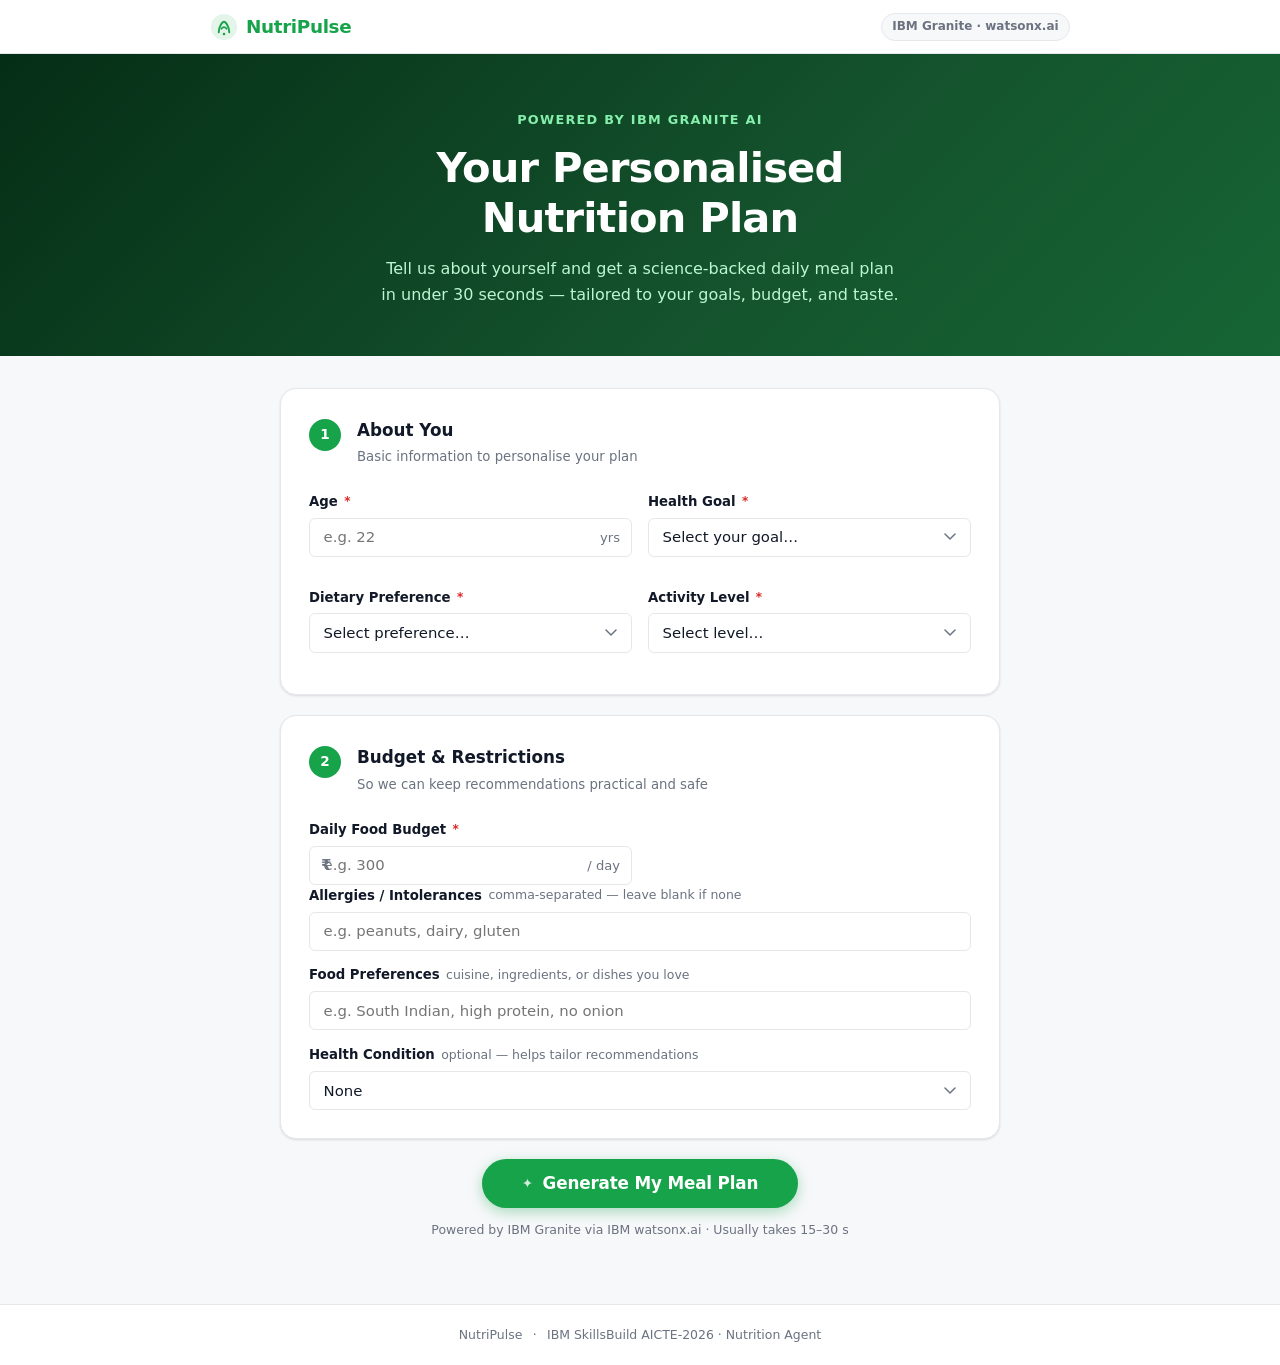
<file: frontend/index.html>
<!DOCTYPE html>
<html lang="en">
<head>
  <meta charset="UTF-8" />
  <meta name="viewport" content="width=device-width, initial-scale=1.0" />
  <title>NutriPulse — AI Nutrition Assistant</title>
  <link rel="stylesheet" href="style.css" />
</head>
<body class="page-profile">

  <!-- ── Nav ── -->
  <nav class="topnav">
    <div class="topnav-inner">
      <div class="brand">
        <svg class="brand-icon" viewBox="0 0 32 32" fill="none" xmlns="http://www.w3.org/2000/svg" aria-hidden="true">
          <circle cx="16" cy="16" r="15" fill="#16a34a" opacity=".12"/>
          <path d="M10 22 C10 16 14 10 16 10 C18 10 22 16 22 22" stroke="#16a34a" stroke-width="2.2" stroke-linecap="round"/>
          <path d="M13 18 Q16 14 19 18" stroke="#16a34a" stroke-width="2" stroke-linecap="round" fill="none"/>
          <circle cx="16" cy="24" r="1.5" fill="#16a34a"/>
        </svg>
        <span class="brand-name">NutriPulse</span>
      </div>
      <span class="nav-badge">IBM Granite · watsonx.ai</span>
    </div>
  </nav>

  <!-- ── Hero ── -->
  <section class="hero">
    <div class="hero-inner">
      <p class="hero-eyebrow">Powered by IBM Granite AI</p>
      <h1 class="hero-title">Your Personalised<br/>Nutrition Plan</h1>
      <p class="hero-sub">Tell us about yourself and get a science-backed daily meal plan in under 30 seconds — tailored to your goals, budget, and taste.</p>
    </div>
  </section>

  <!-- ── Form ── -->
  <main class="profile-main">
    <form id="profileForm" novalidate>

      <!-- Card 1: About You -->
      <div class="form-card">
        <div class="form-card-header">
          <div class="step-badge">1</div>
          <div>
            <h2 class="form-card-title">About You</h2>
            <p class="form-card-sub">Basic information to personalise your plan</p>
          </div>
        </div>

        <div class="field-grid">
          <div class="field">
            <label for="age">Age <span class="req">*</span></label>
            <div class="input-wrap">
              <input type="number" id="age" name="age" min="10" max="100"
                     placeholder="e.g. 22" required />
              <span class="input-unit">yrs</span>
            </div>
          </div>

          <div class="field">
            <label for="goal">Health Goal <span class="req">*</span></label>
            <select id="goal" name="goal" required>
              <option value="">Select your goal…</option>
              <option value="weight_loss">🔥 Lose Weight</option>
              <option value="weight_gain">💪 Gain Weight / Build Muscle</option>
              <option value="maintenance">⚖️ Maintain Weight</option>
              <option value="muscle_building">🏋️ Build Muscle Mass</option>
              <option value="better_health">🌿 Improve Overall Health</option>
            </select>
          </div>

          <div class="field">
            <label for="dietary_preference">Dietary Preference <span class="req">*</span></label>
            <select id="dietary_preference" name="dietary_preference" required>
              <option value="">Select preference…</option>
              <option value="vegetarian">🥦 Vegetarian</option>
              <option value="vegan">🌱 Vegan</option>
              <option value="non-vegetarian">🍗 Non-Vegetarian</option>
              <option value="eggetarian">🥚 Eggetarian</option>
              <option value="jain">🪷 Jain</option>
            </select>
          </div>

          <div class="field">
            <label for="activity_level">Activity Level <span class="req">*</span></label>
            <select id="activity_level" name="activity_level" required>
              <option value="">Select level…</option>
              <option value="sedentary">🪑 Sedentary (desk job)</option>
              <option value="light">🚶 Lightly Active (1–2×/week)</option>
              <option value="moderate">🏃 Moderately Active (3–5×/week)</option>
              <option value="very_active">⚡ Very Active (6–7×/week)</option>
              <option value="athlete">🏅 Athlete (twice daily)</option>
            </select>
          </div>
        </div>
      </div>

      <!-- Card 2: Budget & Restrictions -->
      <div class="form-card">
        <div class="form-card-header">
          <div class="step-badge">2</div>
          <div>
            <h2 class="form-card-title">Budget & Restrictions</h2>
            <p class="form-card-sub">So we can keep recommendations practical and safe</p>
          </div>
        </div>

        <div class="field-grid">
          <div class="field">
            <label for="budget">Daily Food Budget <span class="req">*</span></label>
            <div class="input-wrap">
              <span class="input-prefix">₹</span>
              <input type="number" id="budget" name="budget" min="50" max="5000"
                     placeholder="e.g. 300" required />
              <span class="input-unit">/ day</span>
            </div>
          </div>
        </div>

        <div class="field">
          <label for="allergies">Allergies / Intolerances
            <span class="field-hint">comma-separated — leave blank if none</span>
          </label>
          <input type="text" id="allergies" name="allergies"
                 placeholder="e.g. peanuts, dairy, gluten" />
        </div>

        <div class="field">
          <label for="food_preferences">Food Preferences
            <span class="field-hint">cuisine, ingredients, or dishes you love</span>
          </label>
          <input type="text" id="food_preferences" name="food_preferences"
                 placeholder="e.g. South Indian, high protein, no onion" />
        </div>

        <div class="field">
          <label for="health_condition">Health Condition
            <span class="field-hint">optional — helps tailor recommendations</span>
          </label>
          <select id="health_condition" name="health_condition">
            <option value="none">None</option>
            <option value="diabetes">Diabetes</option>
            <option value="hypertension">Hypertension</option>
            <option value="high_cholesterol">High Cholesterol</option>
            <option value="other">Other</option>
          </select>
        </div>
      </div>

      <!-- Submit -->
      <div class="submit-row">
        <button type="submit" id="submitBtn" class="btn-generate">
          <span class="btn-generate-icon" aria-hidden="true">✦</span>
          Generate My Meal Plan
        </button>
        <p class="submit-note">Powered by IBM Granite via IBM watsonx.ai · Usually takes 15–30 s</p>
      </div>

      <div id="errorMsg" class="alert alert-error hidden"></div>

    </form>
  </main>

  <footer class="site-footer">
    <span>NutriPulse</span>
    <span class="footer-sep">·</span>
    <span>IBM SkillsBuild AICTE-2026 · Nutrition Agent </span>
  </footer>

  <script src="app.js"></script>
</body>
</html>
</file>
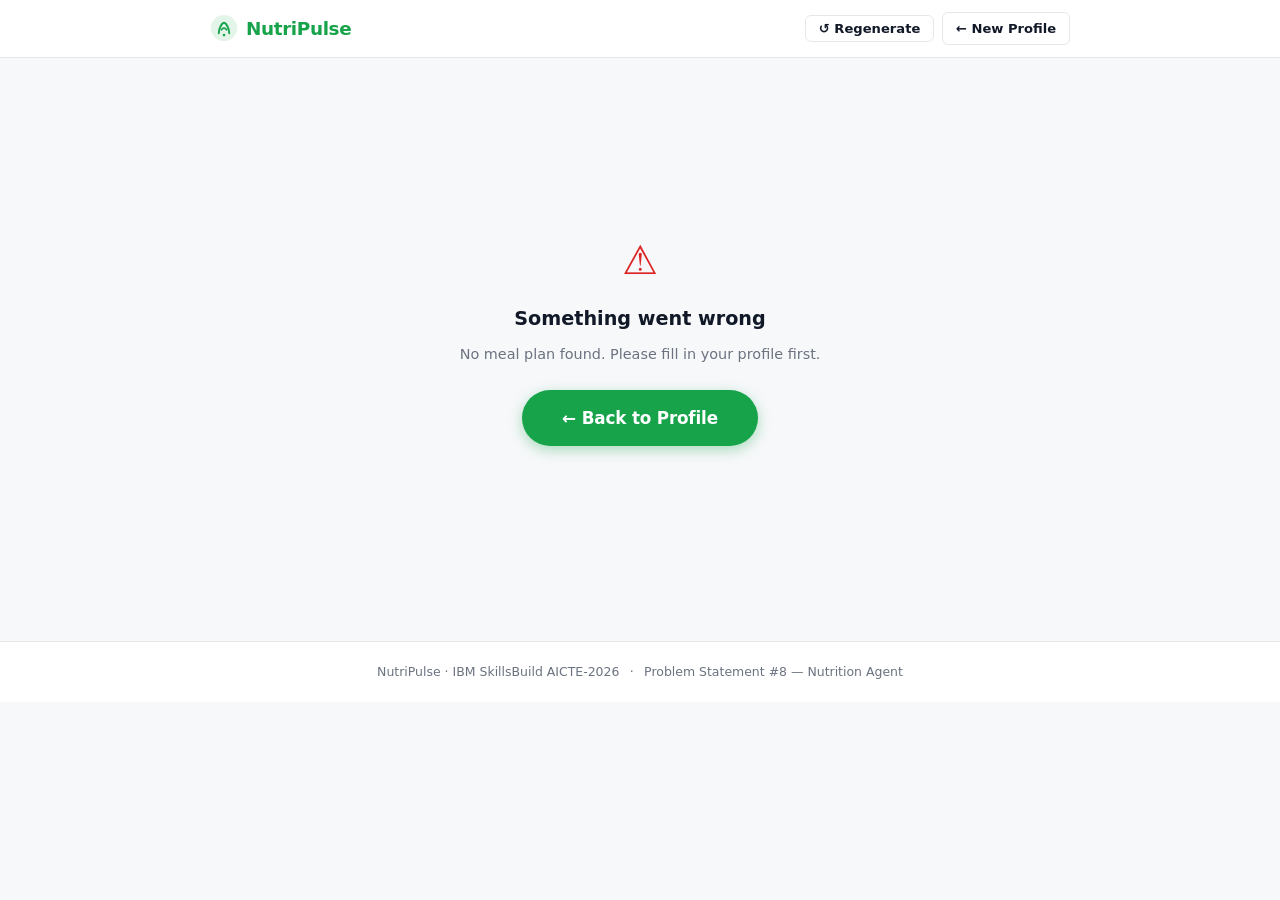
<file: frontend/plan.html>
<!DOCTYPE html>
<html lang="en">
<head>
  <meta charset="UTF-8" />
  <meta name="viewport" content="width=device-width, initial-scale=1.0" />
  <title>NutriPulse — Your Meal Plan</title>
  <link rel="stylesheet" href="style.css" />
</head>
<body class="page-plan">

  <!-- ── Nav ── -->
  <nav class="topnav">
    <div class="topnav-inner">
      <div class="brand">
        <svg class="brand-icon" viewBox="0 0 32 32" fill="none" xmlns="http://www.w3.org/2000/svg" aria-hidden="true">
          <circle cx="16" cy="16" r="15" fill="#16a34a" opacity=".12"/>
          <path d="M10 22 C10 16 14 10 16 10 C18 10 22 16 22 22" stroke="#16a34a" stroke-width="2.2" stroke-linecap="round"/>
          <path d="M13 18 Q16 14 19 18" stroke="#16a34a" stroke-width="2" stroke-linecap="round" fill="none"/>
          <circle cx="16" cy="24" r="1.5" fill="#16a34a"/>
        </svg>
        <span class="brand-name">NutriPulse</span>
      </div>
      <div class="nav-actions">
        <button id="regenerateBtn" class="btn-outline-sm" type="button">↺ Regenerate</button>
        <a href="index.html" class="btn-outline-sm">← New Profile</a>
      </div>
    </div>
  </nav>

  <main class="plan-main">

    <!-- Loading state -->
    <div id="loadingState" class="loading-panel">
      <div class="loading-inner">
        <div class="pulse-rings">
          <div class="ring ring1"></div>
          <div class="ring ring2"></div>
          <div class="ring ring3"></div>
          <div class="ring-icon">✦</div>
        </div>
        <h2 class="loading-title">Crafting your plan…</h2>
        <p class="loading-sub">IBM Granite is analysing your profile and preparing personalised recommendations.</p>
        <div class="loading-steps">
          <div class="lstep active" id="lstep1">Analysing your health profile</div>
          <div class="lstep" id="lstep2">Calculating nutritional requirements</div>
          <div class="lstep" id="lstep3">Building your personalised meal plan</div>
        </div>
      </div>
    </div>

    <!-- Plan display -->
    <div id="planCard" class="hidden">

      <!-- Summary strip -->
      <div class="summary-strip" id="summaryStrip">
        <div class="summary-card">
          <span class="sc-label">Total Calories</span>
          <span class="sc-value" id="sumCalories">—</span>
        </div>
        <div class="summary-card">
          <span class="sc-label">Protein</span>
          <span class="sc-value" id="sumProtein">—</span>
        </div>
        <div class="summary-card">
          <span class="sc-label">Carbs</span>
          <span class="sc-value" id="sumCarbs">—</span>
        </div>
        <div class="summary-card">
          <span class="sc-label">Fat</span>
          <span class="sc-value" id="sumFat">—</span>
        </div>
        <div class="summary-card summary-card-cost">
          <span class="sc-label">Est. Cost</span>
          <span class="sc-value" id="sumCost">—</span>
        </div>
      </div>

      <!-- Meal cards grid -->
      <div class="meal-grid" id="mealGrid">
        <!-- Populated by JS -->
      </div>

      <!-- AI Explanation -->
      <div class="explanation-section" id="explanationBox">
        <div class="explanation-header">
          <span class="expl-icon">✦</span>
          <h3>Why this plan works for you</h3>
        </div>
        <p id="explanationText"></p>
      </div>

    </div>

    <!-- Feedback -->
    <div id="feedbackCard" class="feedback-panel hidden">
      <div class="feedback-header">
        <h3>Refine Your Plan</h3>
        <p>Not quite right? Tell IBM Granite what to change.</p>
      </div>
      <div class="feedback-body">
        <textarea id="feedbackInput" rows="3"
          placeholder="e.g. Replace paneer with tofu · Make lunch lighter · Add more protein to breakfast · Swap dinner for something quick to cook…"></textarea>
        <button id="feedbackBtn" class="btn-feedback" type="button">
          ✦ Revise My Plan
        </button>
      </div>
      <div id="feedbackError" class="alert alert-error hidden"></div>
    </div>

    <!-- Error state -->
    <div id="errorState" class="error-panel hidden">
      <div class="error-panel-inner">
        <div class="error-icon">⚠</div>
        <h3>Something went wrong</h3>
        <p id="errorText"></p>
        <a href="index.html" class="btn-generate" style="margin-top:1.5rem; display:inline-flex;">← Back to Profile</a>
      </div>
    </div>

  </main>

  <footer class="site-footer">
    <span>NutriPulse · IBM SkillsBuild AICTE-2026</span>
    <span class="footer-sep">·</span>
    <span>Problem Statement #8 — Nutrition Agent</span>
  </footer>

  <script src="app.js"></script>
</body>
</html>
</file>
<file: frontend/style.css>
/* =============================================================
   NutriPulse — style.css
   Vanilla CSS · no frameworks · system font stack
   Palette
     bg          #ffffff
     surface     #f7f8fa
     surface2    #f0fdf4  (green tint)
     border      #e5e7eb
     text        #111827
     muted       #6b7280
     accent      #16a34a  (green)
     accent-d    #15803d
     accent-l    #dcfce7
     amber       #d97706  (cost highlight)
     indigo      #4f46e5  (totals)
   ============================================================= */

/* ── Reset ── */
*, *::before, *::after { box-sizing: border-box; margin: 0; padding: 0; }

:root {
  --bg:        #ffffff;
  --surface:   #f7f8fa;
  --surface2:  #f0fdf4;
  --border:    #e5e7eb;
  --text:      #111827;
  --muted:     #6b7280;
  --accent:    #16a34a;
  --accent-d:  #15803d;
  --accent-l:  #dcfce7;
  --amber:     #d97706;
  --indigo:    #4f46e5;
  --danger:    #dc2626;
  --r-sm:      6px;
  --r-md:      12px;
  --r-lg:      16px;
  --shadow-sm: 0 1px 3px rgba(0,0,0,.07), 0 1px 2px rgba(0,0,0,.05);
  --shadow-md: 0 4px 12px rgba(0,0,0,.08);
}

html { scroll-behavior: smooth; }

body {
  font-family: -apple-system, "Segoe UI", system-ui, Roboto, sans-serif;
  font-size: 15px;
  line-height: 1.6;
  color: var(--text);
  background: var(--surface);
  min-height: 100vh;
}

/* ── Topnav ── */
.topnav {
  position: sticky;
  top: 0;
  z-index: 100;
  background: rgba(255,255,255,.92);
  backdrop-filter: blur(10px);
  -webkit-backdrop-filter: blur(10px);
  border-bottom: 1px solid var(--border);
}
.topnav-inner {
  max-width: 900px;
  margin: 0 auto;
  padding: .75rem 1.25rem;
  display: flex;
  align-items: center;
  justify-content: space-between;
  gap: 1rem;
}

.brand { display: flex; align-items: center; gap: .5rem; }
.brand-icon { width: 28px; height: 28px; flex-shrink: 0; }
.brand-name {
  font-size: 1.15rem;
  font-weight: 800;
  color: var(--accent);
  letter-spacing: -.02em;
}

.nav-badge {
  font-size: .75rem;
  font-weight: 600;
  color: var(--muted);
  background: var(--surface);
  border: 1px solid var(--border);
  padding: .2rem .65rem;
  border-radius: 99px;
  white-space: nowrap;
}

.nav-actions { display: flex; align-items: center; gap: .5rem; }

/* ── Hero (profile page only) ── */
.hero {
  background: linear-gradient(135deg, #052e16 0%, #14532d 60%, #166534 100%);
  color: #fff;
  padding: 3.5rem 1.25rem 3rem;
}
.hero-inner { max-width: 680px; margin: 0 auto; text-align: center; }
.hero-eyebrow {
  font-size: .8rem;
  font-weight: 700;
  letter-spacing: .1em;
  text-transform: uppercase;
  color: #86efac;
  margin-bottom: .75rem;
}
.hero-title {
  font-size: clamp(1.8rem, 4vw, 2.6rem);
  font-weight: 800;
  line-height: 1.2;
  letter-spacing: -.02em;
  margin-bottom: .85rem;
}
.hero-sub {
  font-size: 1rem;
  color: #bbf7d0;
  max-width: 520px;
  margin: 0 auto;
}

/* ── Profile form layout ── */
.profile-main {
  max-width: 760px;
  margin: 0 auto;
  padding: 2rem 1.25rem 3rem;
}

/* ── Form cards ── */
.form-card {
  background: var(--bg);
  border: 1px solid var(--border);
  border-radius: var(--r-lg);
  padding: 1.75rem;
  box-shadow: var(--shadow-sm);
  margin-bottom: 1.25rem;
}

.form-card-header {
  display: flex;
  align-items: flex-start;
  gap: 1rem;
  margin-bottom: 1.5rem;
}
.step-badge {
  width: 32px;
  height: 32px;
  border-radius: 50%;
  background: var(--accent);
  color: #fff;
  font-weight: 800;
  font-size: .85rem;
  display: flex;
  align-items: center;
  justify-content: center;
  flex-shrink: 0;
  margin-top: 2px;
}
.form-card-title {
  font-size: 1.05rem;
  font-weight: 700;
  color: var(--text);
  margin-bottom: .15rem;
}
.form-card-sub {
  font-size: .83rem;
  color: var(--muted);
}

.field-grid {
  display: grid;
  grid-template-columns: 1fr 1fr;
  gap: 1rem;
}
@media (max-width: 520px) { .field-grid { grid-template-columns: 1fr; } }

.field {
  display: flex;
  flex-direction: column;
  gap: .35rem;
  margin-bottom: .85rem;
}
.field:last-child { margin-bottom: 0; }

label {
  font-size: .83rem;
  font-weight: 600;
  color: var(--text);
  display: flex;
  align-items: center;
  gap: .4rem;
  flex-wrap: wrap;
}
.req { color: var(--danger); font-size: .75rem; }
.field-hint {
  font-weight: 400;
  color: var(--muted);
  font-size: .78rem;
}

/* Input wrapper for prefix/suffix */
.input-wrap {
  position: relative;
  display: flex;
  align-items: center;
}
.input-prefix {
  position: absolute;
  left: .75rem;
  color: var(--muted);
  font-weight: 600;
  pointer-events: none;
  z-index: 1;
}
.input-unit {
  position: absolute;
  right: .75rem;
  color: var(--muted);
  font-size: .82rem;
  pointer-events: none;
}
.input-wrap input { padding-left: 1.75rem; }

input[type="text"],
input[type="number"],
select,
textarea {
  width: 100%;
  padding: .6rem .85rem;
  border: 1.5px solid var(--border);
  border-radius: var(--r-sm);
  font-size: .93rem;
  font-family: inherit;
  color: var(--text);
  background: var(--bg);
  transition: border-color .15s, box-shadow .15s;
  appearance: none;
  -webkit-appearance: none;
}
input:focus, select:focus, textarea:focus {
  outline: none;
  border-color: var(--accent);
  box-shadow: 0 0 0 3px rgba(22,163,74,.12);
}
select {
  background-image: url("data:image/svg+xml,%3Csvg xmlns='http://www.w3.org/2000/svg' width='12' height='8' viewBox='0 0 12 8'%3E%3Cpath d='M1 1l5 5 5-5' stroke='%236b7280' stroke-width='1.5' fill='none' stroke-linecap='round'/%3E%3C/svg%3E");
  background-repeat: no-repeat;
  background-position: right .85rem center;
  padding-right: 2.5rem;
}
textarea { resize: vertical; }

/* ── Generate button ── */
.submit-row {
  text-align: center;
  margin-bottom: 1rem;
}
.btn-generate {
  display: inline-flex;
  align-items: center;
  justify-content: center;
  gap: .6rem;
  padding: .9rem 2.5rem;
  background: var(--accent);
  color: #fff;
  border: none;
  border-radius: 99px;
  font-size: 1.05rem;
  font-weight: 700;
  font-family: inherit;
  cursor: pointer;
  transition: background .15s, transform .1s, box-shadow .15s;
  box-shadow: 0 4px 14px rgba(22,163,74,.35);
  text-decoration: none;
  letter-spacing: -.01em;
}
.btn-generate:hover { background: var(--accent-d); box-shadow: 0 6px 18px rgba(22,163,74,.4); }
.btn-generate:active { transform: scale(.98); }
.btn-generate:disabled { opacity: .65; cursor: not-allowed; transform: none; }
.btn-generate-icon { font-size: .85rem; opacity: .8; }

.submit-note {
  margin-top: .75rem;
  font-size: .78rem;
  color: var(--muted);
}

/* Outline small button (nav) */
.btn-outline-sm {
  display: inline-flex;
  align-items: center;
  gap: .3rem;
  padding: .3rem .8rem;
  border: 1.5px solid var(--border);
  border-radius: 6px;
  background: var(--bg);
  color: var(--text);
  font-size: .82rem;
  font-weight: 600;
  font-family: inherit;
  cursor: pointer;
  text-decoration: none;
  transition: border-color .15s, background .15s;
}
.btn-outline-sm:hover { border-color: var(--accent); color: var(--accent); background: var(--surface2); }

/* ── Alert ── */
.alert {
  padding: .7rem 1rem;
  border-radius: var(--r-sm);
  font-size: .875rem;
  margin-top: .75rem;
}
.alert-error {
  background: #fef2f2;
  border: 1px solid #fecaca;
  color: var(--danger);
}

/* ── Plan page layout ── */
.plan-main {
  max-width: 900px;
  margin: 0 auto;
  padding: 2rem 1.25rem 3.5rem;
}

/* ── Loading panel ── */
.loading-panel {
  display: flex;
  align-items: center;
  justify-content: center;
  min-height: 65vh;
}
.loading-inner { text-align: center; max-width: 420px; }

/* Pulse rings animation */
.pulse-rings {
  position: relative;
  width: 80px;
  height: 80px;
  margin: 0 auto 1.75rem;
}
.ring {
  position: absolute;
  inset: 0;
  border-radius: 50%;
  border: 2px solid var(--accent);
  opacity: 0;
  animation: pulse-ring 2.4s ease-out infinite;
}
.ring2 { animation-delay: .6s; }
.ring3 { animation-delay: 1.2s; }
@keyframes pulse-ring {
  0%   { transform: scale(.3); opacity: .7; }
  100% { transform: scale(1.8); opacity: 0; }
}
.ring-icon {
  position: absolute;
  inset: 0;
  display: flex;
  align-items: center;
  justify-content: center;
  font-size: 1.5rem;
  color: var(--accent);
}

.loading-title { font-size: 1.35rem; font-weight: 700; margin-bottom: .4rem; }
.loading-sub { color: var(--muted); font-size: .9rem; margin-bottom: 1.5rem; }

.loading-steps {
  display: flex;
  flex-direction: column;
  gap: .5rem;
  text-align: left;
  max-width: 300px;
  margin: 0 auto;
}
.lstep {
  display: flex;
  align-items: center;
  gap: .6rem;
  font-size: .83rem;
  color: var(--muted);
  padding: .4rem .75rem;
  border-radius: 6px;
  background: var(--bg);
  border: 1px solid var(--border);
}
.lstep::before {
  content: "○";
  font-size: .7rem;
  flex-shrink: 0;
}
.lstep.active {
  color: var(--accent-d);
  background: var(--surface2);
  border-color: #bbf7d0;
  font-weight: 600;
}
.lstep.active::before { content: "●"; }
.lstep.done {
  color: var(--accent);
  font-weight: 600;
}
.lstep.done::before { content: "✓"; }

/* ── Summary strip ── */
.summary-strip {
  display: grid;
  grid-template-columns: repeat(5, 1fr);
  gap: .75rem;
  margin-bottom: 1.75rem;
}
@media (max-width: 640px) { .summary-strip { grid-template-columns: repeat(2, 1fr); } }
@media (max-width: 360px) { .summary-strip { grid-template-columns: 1fr; } }

.summary-card {
  background: var(--bg);
  border: 1px solid var(--border);
  border-radius: var(--r-md);
  padding: .85rem 1rem;
  text-align: center;
  box-shadow: var(--shadow-sm);
}
.summary-card-cost { border-color: #fde68a; background: #fffbeb; }

.sc-label {
  display: block;
  font-size: .73rem;
  font-weight: 600;
  text-transform: uppercase;
  letter-spacing: .06em;
  color: var(--muted);
  margin-bottom: .2rem;
}
.sc-value {
  display: block;
  font-size: 1.15rem;
  font-weight: 800;
  color: var(--text);
  letter-spacing: -.02em;
}
.summary-card-cost .sc-value { color: var(--amber); }

/* ── Meal cards ── */
.meal-grid {
  display: grid;
  grid-template-columns: 1fr 1fr;
  gap: 1rem;
  margin-bottom: 1.5rem;
}
@media (max-width: 600px) { .meal-grid { grid-template-columns: 1fr; } }

.meal-card {
  background: var(--bg);
  border: 1px solid var(--border);
  border-radius: var(--r-lg);
  overflow: hidden;
  box-shadow: var(--shadow-sm);
  transition: box-shadow .2s;
  display: flex;
  flex-direction: column;
}
.meal-card:hover { box-shadow: var(--shadow-md); }

/* Colour-coded meal headers */
.meal-card[data-meal="Breakfast"]        .mc-header { background: #fef9c3; border-bottom: 1px solid #fde68a; }
.meal-card[data-meal="Mid-Morning Snack"] .mc-header { background: #ffe4e6; border-bottom: 1px solid #fecdd3; }
.meal-card[data-meal="Lunch"]            .mc-header { background: #dcfce7; border-bottom: 1px solid #bbf7d0; }
.meal-card[data-meal="Evening Snack"]    .mc-header { background: #fce7f3; border-bottom: 1px solid #fbcfe8; }
.meal-card[data-meal="Dinner"]           .mc-header { background: #e0e7ff; border-bottom: 1px solid #c7d2fe; }
.meal-card[data-meal="Daily Totals"]     .mc-header { background: #f5f3ff; border-bottom: 1px solid #ede9fe; }

.mc-header {
  padding: .75rem 1.1rem;
  display: flex;
  align-items: center;
  gap: .6rem;
}
.mc-emoji { font-size: 1.2rem; }
.mc-title {
  font-size: .9rem;
  font-weight: 700;
  color: var(--text);
}

.mc-body {
  padding: 1rem 1.1rem;
  flex: 1;
  display: flex;
  flex-direction: column;
  gap: .6rem;
}

.mc-meal-name {
  font-size: 1rem;
  font-weight: 700;
  color: var(--text);
  line-height: 1.3;
}

.mc-ingredients {
  font-size: .83rem;
  color: var(--muted);
  line-height: 1.5;
}

.mc-macros {
  display: flex;
  flex-wrap: wrap;
  gap: .35rem;
  margin-top: .1rem;
}
.macro-pill {
  font-size: .74rem;
  font-weight: 600;
  padding: .18rem .55rem;
  border-radius: 99px;
  background: var(--surface);
  color: var(--muted);
  border: 1px solid var(--border);
}
.macro-pill.calories { background: #fef9c3; color: #854d0e; border-color: #fde68a; }
.macro-pill.protein  { background: #dcfce7; color: #166534; border-color: #bbf7d0; }
.macro-pill.carbs    { background: #dbeafe; color: #1e40af; border-color: #bfdbfe; }
.macro-pill.fat      { background: #fce7f3; color: #9d174d; border-color: #fbcfe8; }
.macro-pill.cost     { background: #fffbeb; color: #92400e; border-color: #fde68a; }

.mc-why {
  font-size: .82rem;
  color: var(--muted);
  font-style: italic;
  border-top: 1px solid var(--border);
  padding-top: .6rem;
  margin-top: auto;
}

/* Full-width totals card */
.meal-card.totals-card {
  grid-column: 1 / -1;
  flex-direction: row;
  align-items: stretch;
}
.meal-card.totals-card .mc-header {
  flex-direction: column;
  justify-content: center;
  padding: 1rem 1.25rem;
  min-width: 130px;
}
.meal-card.totals-card .mc-body {
  flex-direction: row;
  flex-wrap: wrap;
  align-items: center;
  padding: .85rem 1.1rem;
  gap: .5rem;
}
@media (max-width: 600px) {
  .meal-card.totals-card { flex-direction: column; }
  .meal-card.totals-card .mc-header { flex-direction: row; min-width: 0; }
}

/* ── Explanation section ── */
.explanation-section {
  background: var(--surface2);
  border: 1px solid #bbf7d0;
  border-left: 4px solid var(--accent);
  border-radius: var(--r-md);
  padding: 1.25rem 1.5rem;
  margin-bottom: 1.5rem;
}
.explanation-header {
  display: flex;
  align-items: center;
  gap: .6rem;
  margin-bottom: .6rem;
}
.expl-icon { color: var(--accent); font-size: 1rem; }
.explanation-header h3 { font-size: .95rem; font-weight: 700; color: var(--accent-d); }
.explanation-section p { font-size: .9rem; color: #374151; line-height: 1.7; }

/* ── Feedback panel ── */
.feedback-panel {
  background: var(--bg);
  border: 1px solid var(--border);
  border-radius: var(--r-lg);
  overflow: hidden;
  box-shadow: var(--shadow-sm);
  margin-bottom: 1.5rem;
}
.feedback-header {
  padding: 1.1rem 1.5rem .6rem;
  border-bottom: 1px solid var(--border);
}
.feedback-header h3 { font-size: 1rem; font-weight: 700; margin-bottom: .15rem; }
.feedback-header p { font-size: .85rem; color: var(--muted); }

.feedback-body {
  padding: 1.1rem 1.5rem 1.25rem;
  display: flex;
  flex-direction: column;
  gap: .75rem;
}
.feedback-body textarea {
  width: 100%;
  font-size: .9rem;
  border: 1.5px solid var(--border);
  border-radius: var(--r-sm);
  padding: .65rem .9rem;
  font-family: inherit;
  resize: vertical;
  transition: border-color .15s, box-shadow .15s;
}
.feedback-body textarea:focus {
  outline: none;
  border-color: var(--accent);
  box-shadow: 0 0 0 3px rgba(22,163,74,.12);
}
.btn-feedback {
  align-self: flex-start;
  display: inline-flex;
  align-items: center;
  gap: .5rem;
  padding: .6rem 1.4rem;
  background: var(--accent);
  color: #fff;
  border: none;
  border-radius: 99px;
  font-size: .9rem;
  font-weight: 700;
  font-family: inherit;
  cursor: pointer;
  transition: background .15s;
}
.btn-feedback:hover { background: var(--accent-d); }
.btn-feedback:disabled { opacity: .6; cursor: not-allowed; }

/* ── Error panel ── */
.error-panel {
  display: flex;
  align-items: center;
  justify-content: center;
  min-height: 55vh;
}
.error-panel-inner {
  text-align: center;
  max-width: 380px;
}
.error-icon {
  font-size: 2.5rem;
  color: var(--danger);
  margin-bottom: .75rem;
}
.error-panel-inner h3 { font-size: 1.2rem; font-weight: 700; margin-bottom: .5rem; }
.error-panel-inner p { color: var(--muted); font-size: .9rem; }

/* ── Footer ── */
.site-footer {
  text-align: center;
  padding: 1.25rem;
  font-size: .78rem;
  color: var(--muted);
  border-top: 1px solid var(--border);
  background: var(--bg);
}
.footer-sep { margin: 0 .4rem; }

/* ── Smart Swap ── */

/* Swap button inside meal card header */
.btn-swap {
  margin-left: auto;
  display: inline-flex;
  align-items: center;
  gap: .25rem;
  padding: .22rem .6rem;
  font-size: .75rem;
  font-weight: 600;
  font-family: inherit;
  color: var(--accent-d);
  background: var(--surface2);
  border: 1.5px solid #bbf7d0;
  border-radius: 99px;
  cursor: pointer;
  transition: background .15s, border-color .15s;
  white-space: nowrap;
}
.btn-swap:hover  { background: #dcfce7; border-color: var(--accent); }
.btn-swap:disabled { opacity: .55; cursor: not-allowed; }

/* Badge shown after a successful swap */
.swap-badge {
  font-size: .72rem;
  font-weight: 700;
  color: var(--accent-d);
  background: var(--accent-l);
  border: 1px solid #86efac;
  padding: .15rem .5rem;
  border-radius: 99px;
  margin-left: .4rem;
}

/* Subtle left-border accent on swapped cards */
.meal-card-swapped {
  border-left: 3px solid var(--accent);
}

/* Inline error shown when swap fails */
.swap-error {
  margin: .5rem .9rem .75rem;
  font-size: .8rem;
  color: var(--danger);
  background: #fef2f2;
  border: 1px solid #fecaca;
  border-radius: 6px;
  padding: .4rem .7rem;
}

/* ── Utility ── */
.hidden { display: none !important; }
</file>
